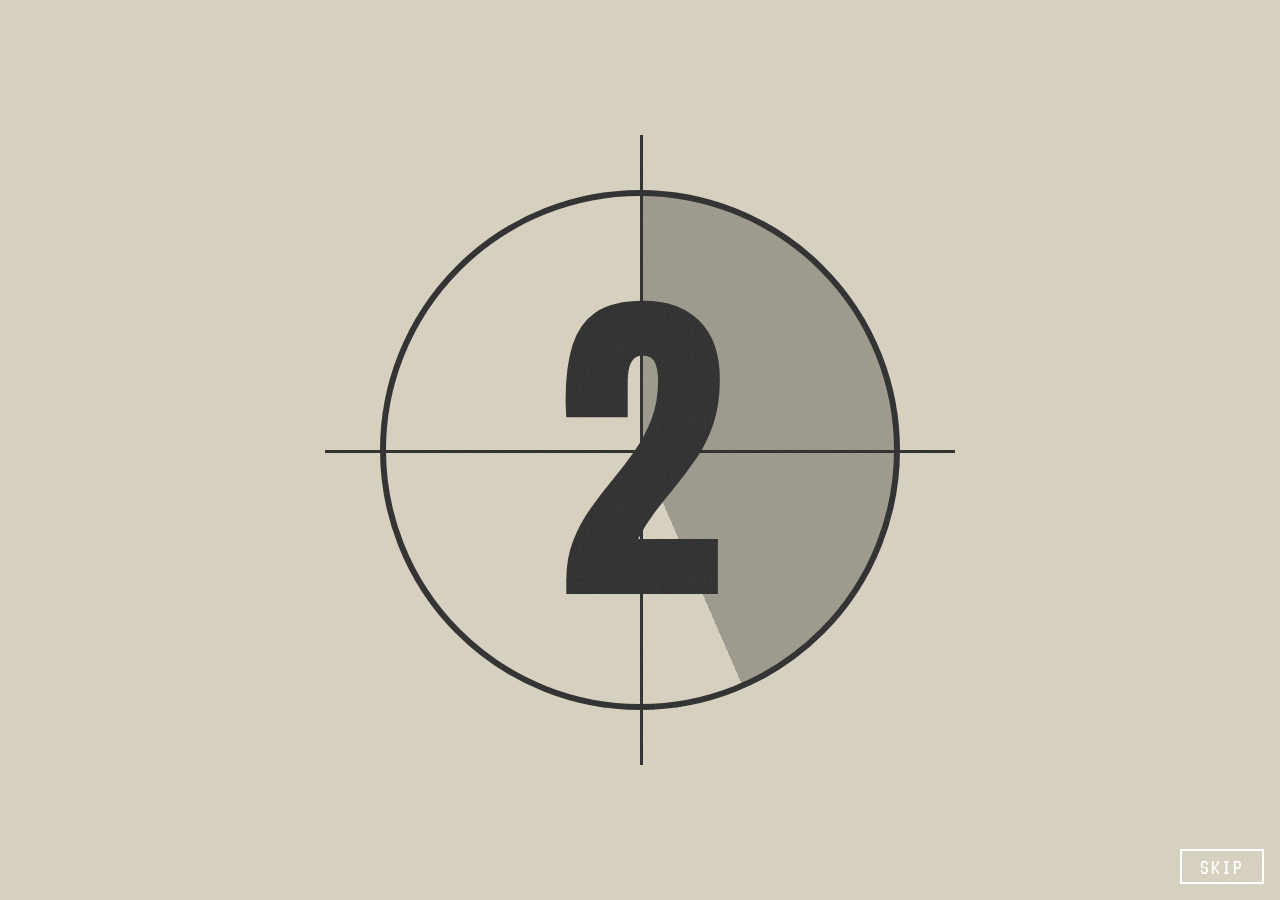
<file: index.html>
<!doctype html>
<html lang="en">
<head>
<meta charset="utf-8">
<meta name="viewport" content="width=device-width,initial-scale=1,viewport-fit=cover">
<title>The Lunchtable</title>
<link rel="preconnect" href="https://fonts.googleapis.com">
<link rel="preconnect" href="https://fonts.gstatic.com" crossorigin>
<link rel="stylesheet" href="https://fonts.googleapis.com/css2?family=Anton&family=Bungee+Inline&family=Rubik+Glitch&family=Special+Elite&family=VT323&display=swap">
<link rel="stylesheet" href="style.css">
</head>
<body>
<div id="sky" aria-hidden="true"></div>
<div id="bgFx" aria-hidden="true"></div>

<main id="page" class="hide">
  <div class="slot-l"><button class="btn" id="btnCredits" type="button">Credits (Movie)</button></div>

  <div class="pc-wrap">
    <section class="pc" aria-label="Old computer">
      <div class="monitor">
        <div class="bezel">
          <div class="screen">
            <div class="screen-in" aria-live="polite">
              <span class="big">THE LUNCHTABLE</span>
              <div class="dim">LUNCHTABLE OS 8.0</div>
              <div class="dim">6 SEATS FILLED</div>
              <div id="msg" class="dim">ENTER A CODE BELOW</div>
              <div class="typed">&gt; <span id="typed"></span><span class="cur"></span></div>
            </div>
          </div>
        </div>
        <div class="chin"><span class="badge">TABLE-8</span><span class="drive"></span><span class="led"></span></div>
      </div>
      <div class="neck"></div>
      <div class="base"></div>
      <form class="codebar" id="codeForm" autocomplete="off">
        <label class="sr" for="code">Type a code</label>
        <input id="code" type="text" placeholder="TYPE A CODE" maxlength="30" autocomplete="off" autocapitalize="off" spellcheck="false" enterkeyhint="go">
        <button class="go" type="submit">ENTER</button>
      </form>
    </section>
  </div>

  <div class="slot-r"><button class="btn" id="btnRelease" type="button">Release Date</button></div>
</main>

<div id="tint" aria-hidden="true"></div>
<div id="fx" aria-hidden="true"></div>

<div id="credits" role="dialog" aria-modal="true" aria-label="Movie credits" aria-hidden="true">
  <div class="dim-bg"></div>
  <div class="beam"></div>
  <div class="lb lb-top"></div>
  <div class="lb lb-bot"></div>
  <div class="reel" id="reel">
    <span class="sprockets l"></span><span class="sprockets r"></span>
    <div class="reel-in">
      <p class="c-kicker">The Lunchtable</p>
      <h2 class="c-head">Actors</h2>
      <p class="c-sub">(Main Cast)</p>
      <ul class="rows">
        <li><span class="who">Nick Blackledge</span><span class="lead"></span><span class="as">Nick</span></li>
        <li><span class="who">Evan King</span><span class="lead"></span><span class="as">Evan</span></li>
        <li><span class="who">Noel Urtiz</span><span class="lead"></span><span class="as">Noel</span></li>
        <li><span class="who">Broderick Flournoy</span><span class="lead"></span><span class="as">Broderick</span></li>
        <li><span class="who">Micah Martinez</span><span class="lead"></span><span class="as">Micah</span></li>
        <li><span class="who">Jace Parker</span><span class="lead"></span><span class="as">Jace</span></li>
      </ul>
      <h2 class="c-head">Crew</h2>
      <ul class="rows" style="margin-top:14px">
        <li><span class="who">Videography</span><span class="lead"></span><span class="as">Nick Blackledge</span></li>
        <li><span class="who">Editing</span><span class="lead"></span><span class="as">Nick Blackledge</span></li>
        <li><span class="who">Soundtrack</span><span class="lead"></span><span class="as">Nick &amp; Liam Taylor</span></li>
        <li><span class="who">Photography</span><span class="lead"></span><span class="as">Nick Blackledge</span></li>
        <li><span class="who">Graphic Design</span><span class="lead"></span><span class="as">Nick Blackledge</span></li>
        <li><span class="who">Website</span><span class="lead"></span><span class="as">Nick Blackledge</span></li>
      </ul>
      <p class="c-note">Any additional actors/credits will be updated and added here</p>
      <button class="btn closebtn" id="creditsClose" type="button">Close</button>
    </div>
  </div>
</div>

<div id="collapse" aria-hidden="true"><div class="blackout"></div></div>

<div id="curtains" aria-hidden="true"><div class="curtain l"></div><div class="curtain r"></div></div>

<div id="intro" role="presentation">
  <div class="flyby" id="flyby"><div class="clouds" id="introClouds"></div></div>
  <div class="leader" id="leader"><div class="ring" id="ring"></div><div class="num" id="leaderNum">3</div></div>
  <h1 class="title" id="introTitle" aria-label="The Lunchtable"></h1>
  <div class="grain"></div>
  <div class="flash" id="flash"></div>
  <button class="skip" id="skip" type="button">SKIP</button>
</div>

<script src="script.js"></script>
</body>
</html>
</file>
<file: style.css>
/* Layout: a sky poster with a beige CRT dead center, one sticker button on each side (stacked under it on phones). */
:root{
  --sky-deep:#0420a6; --sky:#1b66ff; --sky-lite:#79c0ff; --cloud:#ffffff; --cloud-shade:#c6dbff;
  --ink:#070b1c; --crt:#a6ffb8; --beige:#d9cfb6; --beige-dark:#b3a78a;
  --velvet:#8a0f24; --velvet-dark:#3d0610; --gold:#f4c24f; --pink:#ff4fa3; --yellow:#ffe34d;
  --f-display:'Anton',Impact,'Arial Narrow Bold',sans-serif;
  --f-crt:'VT323','Courier New',monospace;
  --f-type:'Bungee Inline','Arial Black',sans-serif;
  --f-glitch:'Rubik Glitch',Impact,sans-serif;
  --f-doc:'Special Elite','Courier New',monospace;
  color-scheme:dark;
}
*{box-sizing:border-box}
html,body{height:100%}
body{margin:0;background:var(--sky-deep);color:#fff;overflow:hidden;font-family:var(--f-doc);
  padding-block:0;padding-left:max(16px,env(safe-area-inset-left,0px));padding-right:max(16px,env(safe-area-inset-right,0px))}
button{font:inherit}

/* sky + clouds */
#sky{position:fixed;inset:0;z-index:0;overflow:hidden;
  background:linear-gradient(180deg,#02138a 0%,#0636d6 38%,#1f78ff 72%,#6cb8ff 100%)}
.cloud{position:absolute;left:0;will-change:transform}
.puff{position:absolute;border-radius:50%;
  background:radial-gradient(circle at 40% 30%,#fff 0%,#fff 45%,var(--cloud-shade) 100%)}
.drift{animation:drift linear infinite}
@keyframes drift{from{transform:translateX(-45vw)}to{transform:translateX(130vw)}}
#bgFx{position:fixed;inset:0;z-index:1;opacity:0;pointer-events:none;transition:opacity 9s ease-in;
  background:repeating-linear-gradient(-35deg,var(--pink) 0 46px,var(--yellow) 46px 92px);background-size:200% 200%;}
#bgFx.on{opacity:1;animation:stripes 6s linear infinite}
@keyframes stripes{from{background-position:0 0}to{background-position:130px 0}}

/* page */
#page{position:relative;z-index:2;height:100%;display:grid;grid-template-columns:1fr auto 1fr;align-items:center;
  column-gap:clamp(12px,3vw,48px);transition:opacity 1.4s ease}
#page.hide{opacity:0}
.pc-wrap{display:flex;justify-content:center}
.slot-l{justify-self:end}
.slot-r{justify-self:start}
.btn{font-family:var(--f-display);font-size:clamp(18px,2.3vw,30px);letter-spacing:.07em;text-transform:uppercase;
  color:var(--ink);background:#fff;border:4px solid var(--ink);padding:.65em 1.05em;box-shadow:6px 6px 0 var(--ink);
  cursor:pointer;transform:rotate(-2.5deg);transition:transform .15s,box-shadow .15s,background .15s;white-space:nowrap}
.slot-r .btn{transform:rotate(2.5deg)}
.btn:hover{transform:translate(-2px,-3px) rotate(-2.5deg);box-shadow:9px 10px 0 var(--ink);background:var(--yellow)}
.slot-r .btn:hover{transform:translate(-2px,-3px) rotate(2.5deg)}
.btn:active{transform:translate(4px,4px);box-shadow:2px 2px 0 var(--ink)}
.btn:focus-visible,.codebar input:focus-visible{outline:4px solid var(--yellow);outline-offset:4px}
.btn:disabled{opacity:.55;cursor:default}
@media (max-width:820px){
  #page{grid-template-columns:1fr 1fr;grid-template-areas:"pc pc" "b1 b2";align-content:center;row-gap:clamp(18px,4vh,34px)}
  .pc-wrap{grid-area:pc}.slot-l{grid-area:b1;justify-self:end}.slot-r{grid-area:b2;justify-self:start}
  .btn{font-size:clamp(15px,4.4vw,22px);padding:.6em .8em}
}

/* the computer */
.pc{--w:min(470px,80vw,56vh);width:var(--w);display:flex;flex-direction:column;align-items:center;
  filter:drop-shadow(0 20px 22px rgba(0,8,70,.6))}
.monitor{width:100%;background:linear-gradient(155deg,#eee5cd,var(--beige) 45%,var(--beige-dark));
  border-radius:8% 8% 5% 5%/7% 7% 4% 4%;padding:7% 7% 4%;
  box-shadow:inset 0 3px 0 rgba(255,255,255,.6),inset 0 -6px 0 rgba(0,0,0,.18)}
.bezel{background:#26241d;border-radius:9%/8%;padding:5%;box-shadow:inset 0 0 0 3px #0c0c0a,inset 0 6px 14px #000}
.screen{aspect-ratio:4/3;position:relative;overflow:hidden;border-radius:11%/9%;
  background:radial-gradient(ellipse at center,#12331d 0%,#04140b 78%);
  box-shadow:inset 0 0 34px #000,0 0 26px rgba(120,255,160,.28)}
.screen::after{content:"";position:absolute;inset:0;pointer-events:none;
  background:repeating-linear-gradient(0deg,rgba(0,0,0,.28) 0 2px,transparent 2px 4px);mix-blend-mode:multiply}
.screen::before{content:"";position:absolute;inset:0;pointer-events:none;z-index:2;
  background:radial-gradient(ellipse at 30% 20%,rgba(255,255,255,.14),transparent 55%)}
.screen-in{position:absolute;inset:0;padding:9% 10%;font-family:var(--f-crt);color:var(--crt);
  font-size:calc(var(--w)*.066);line-height:1.12;text-shadow:0 0 7px rgba(120,255,160,.85);animation:flick 5s infinite}
.screen-in .big{font-size:1.5em;letter-spacing:.04em;display:block;margin-bottom:.35em}
.screen-in .dim{opacity:.7}
.screen-in .typed{word-break:break-all}
.cur{display:inline-block;width:.55em;height:1em;background:var(--crt);vertical-align:-.12em;animation:blink 1s steps(1) infinite}
@keyframes blink{50%{opacity:0}}
@keyframes flick{0%,100%{opacity:1}92%{opacity:1}93%{opacity:.82}94%{opacity:1}97%{opacity:.9}}
.chin{display:flex;align-items:center;gap:4%;margin-top:5%;padding:0 3%}
.badge{font-family:var(--f-display);font-size:calc(var(--w)*.034);letter-spacing:.2em;color:#5b523b;
  border:2px solid #8f8566;padding:.15em .6em;border-radius:3px;background:linear-gradient(#cfc4a8,#bcb092)}
.led{width:calc(var(--w)*.025);height:calc(var(--w)*.025);border-radius:50%;background:#52ff7a;box-shadow:0 0 8px #52ff7a;margin-left:auto}
.drive{width:24%;height:calc(var(--w)*.022);background:#2c2a22;border-radius:3px;box-shadow:inset 0 2px 3px #000,0 1px 0 rgba(255,255,255,.5)}
.neck{width:26%;height:calc(var(--w)*.05);background:linear-gradient(90deg,#a29679,#d6ccb2 40%,#a29679)}
.base{width:62%;height:calc(var(--w)*.05);border-radius:40% 40% 8% 8%/90% 90% 10% 10%;
  background:linear-gradient(#d6ccb2,#9c9073)}
.codebar{width:min(112%,540px);margin-top:calc(var(--w)*.045);display:flex;background:#1b1912;border:4px solid var(--ink);
  border-radius:10px;box-shadow:0 7px 0 rgba(0,0,0,.4),inset 0 0 0 2px #5b5440}
.codebar:focus-within{box-shadow:0 0 0 4px var(--yellow),0 7px 0 rgba(0,0,0,.4)}
.codebar input{flex:1;min-width:0;background:transparent;border:0;outline:none;color:var(--yellow);caret-color:var(--pink);
  font-family:var(--f-type);font-size:clamp(15px,3.1vw,23px);letter-spacing:.12em;text-transform:uppercase;padding:.7em .8em}
.codebar input::placeholder{color:#8d8467;opacity:1}
.codebar .go{background:var(--yellow);color:var(--ink);border:0;border-left:4px solid var(--ink);font-family:var(--f-display);
  letter-spacing:.1em;padding:0 1em;cursor:pointer;font-size:clamp(14px,2.6vw,19px);border-radius:0 5px 5px 0}
.codebar .go:hover{background:var(--pink)}
.codebar.nope{animation:nope .4s}
@keyframes nope{20%,60%{transform:translateX(-8px)}40%,80%{transform:translateX(8px)}}
.sr{position:absolute;width:1px;height:1px;overflow:hidden;clip:rect(0 0 0 0);white-space:nowrap}

/* effect layers */
#tint{position:fixed;inset:0;z-index:30;pointer-events:none;background:rgba(20,200,70,.34);opacity:0;transition:opacity 1.2s}
#tint.on{opacity:1}
#fx{position:fixed;inset:0;z-index:40;pointer-events:none;overflow:hidden}
#fx *{pointer-events:none}
#fx .clickable{pointer-events:auto;cursor:pointer}
.fxfull{position:absolute;inset:0}
.center{position:absolute;left:50%;top:50%;transform:translate(-50%,-50%)}
.shake{animation:shk .5s}
@keyframes shk{10%{transform:translate(-14px,8px)}30%{transform:translate(12px,-10px)}50%{transform:translate(-10px,-6px)}70%{transform:translate(8px,10px)}90%{transform:translate(-4px,2px)}}

/* credits */
#credits{position:fixed;inset:0;z-index:50;display:grid;place-items:center;visibility:hidden;pointer-events:none;
  padding-block:6vh;padding-left:max(16px,env(safe-area-inset-left,0px));padding-right:max(16px,env(safe-area-inset-right,0px))}
#credits.on{visibility:visible;pointer-events:auto}
.lb{position:absolute;left:0;right:0;height:0;background:#000;transition:height .8s cubic-bezier(.7,0,.2,1);z-index:2}
.lb-top{top:0}.lb-bot{bottom:0}
#credits.on .lb{height:12vh}
.dim-bg{position:absolute;inset:0;background:radial-gradient(ellipse at center,rgba(0,8,50,.55),rgba(0,0,10,.92));opacity:0;transition:opacity .9s}
#credits.on .dim-bg{opacity:1}
.beam{position:absolute;left:50%;top:-10%;width:60vmax;height:130%;transform:translateX(-50%) scaleX(0);transform-origin:top;
  background:linear-gradient(180deg,rgba(255,255,255,.4),rgba(255,255,255,0) 80%);clip-path:polygon(46% 0,54% 0,100% 100%,0 100%);transition:transform 1s .1s}
#credits.on .beam{transform:translateX(-50%) scaleX(1)}
.reel{position:relative;z-index:1;width:min(600px,100%);max-height:74vh;overflow:auto;background:#0a0f26;color:#f4f1e6;
  border:4px solid #fff;box-shadow:0 0 0 8px var(--ink),0 0 60px rgba(120,190,255,.55);clip-path:inset(50% 0 50% 0);transition:clip-path 1.1s .45s cubic-bezier(.7,0,.2,1)}
#credits.on .reel{clip-path:inset(0 0 0 0)}
.reel-in{padding:clamp(22px,5vw,44px) clamp(26px,6vw,56px);position:relative}
.reel::before,.reel::after{content:"";position:sticky;display:block;height:0}
.sprockets{position:absolute;top:0;bottom:0;width:14px;background:repeating-linear-gradient(180deg,#f4f1e6 0 10px,transparent 10px 24px);opacity:.85}
.sprockets.l{left:6px}.sprockets.r{right:6px}
.c-kicker{font-family:var(--f-crt);font-size:22px;letter-spacing:.3em;text-transform:uppercase;color:var(--sky-lite);margin:0 0 4px;text-align:center}
.c-head{font-family:var(--f-display);font-weight:400;font-size:clamp(34px,7vw,52px);letter-spacing:.06em;text-transform:uppercase;margin:6px 0 0;text-align:center}
.c-sub{font-family:var(--f-crt);font-size:24px;text-align:center;margin:0 0 14px;color:var(--yellow)}
.rows{list-style:none;margin:0 0 20px;padding:0;display:grid;gap:9px}
.rows li{display:flex;align-items:baseline;gap:10px;font-size:clamp(15px,3.6vw,19px);opacity:0;transform:translateY(14px)}
.rows .lead{flex:1;border-bottom:2px dotted rgba(244,241,230,.4);transform:translateY(-4px);min-width:12px}
.rows .who{font-family:var(--f-display);letter-spacing:.05em;font-size:1.15em;text-transform:uppercase}
.rows .as{color:var(--sky-lite);text-align:right}
#credits.on .rows li{animation:rise .6s forwards}
@keyframes rise{to{opacity:1;transform:none}}
.c-note{font-size:14px;line-height:1.5;text-align:center;color:#b9c5ee;margin:6px 0 20px;border-top:2px solid rgba(255,255,255,.2);padding-top:16px;opacity:0}
#credits.on .c-note{animation:rise .8s forwards}
.closebtn{display:block;margin:0 auto;font-size:18px;padding:.45em 1.2em}

/* release date collapse */
#collapse{position:fixed;inset:0;z-index:55;pointer-events:none;visibility:hidden}
#collapse.on{visibility:visible;pointer-events:auto}
.blackout{position:absolute;inset:0;background:#000;opacity:0}
.never{position:absolute;left:50%;top:50%;transform:translate(-50%,-50%);width:max-content;max-width:94%;text-align:center;
  font-family:var(--f-glitch);font-size:clamp(40px,10.5vw,120px);line-height:1;color:#fff;letter-spacing:.02em}
.never .ch{display:inline-block;opacity:0;filter:blur(18px);transform:translateY(30px) scale(1.6)}
.never .sp{display:inline-block;width:.3em}

/* curtains + intro */
#curtains{position:fixed;inset:0;z-index:60;pointer-events:none;overflow:hidden}
.curtain{position:absolute;top:0;bottom:0;width:51%;transition:transform 2.8s cubic-bezier(.76,0,.24,1);
  background:repeating-linear-gradient(90deg,var(--velvet-dark) 0,var(--velvet) 5%,#b3162f 8%,var(--velvet) 11%,var(--velvet-dark) 15%)}
.curtain::after{content:"";position:absolute;inset:0;background:linear-gradient(180deg,rgba(0,0,0,.55),transparent 22%,transparent 80%,rgba(0,0,0,.5))}
.curtain.l{left:0;box-shadow:12px 0 30px rgba(0,0,0,.6)}
.curtain.r{right:0;box-shadow:-12px 0 30px rgba(0,0,0,.6)}
#curtains.open .curtain.l{transform:translateX(-102%)}
#curtains.open .curtain.r{transform:translateX(102%)}
#intro{position:fixed;inset:0;z-index:70;background:#000;display:grid;place-items:center;overflow:hidden;transition:opacity 1.2s}
#intro.out{opacity:0;pointer-events:none}
.leader{position:absolute;inset:0;display:grid;place-items:center;background:#d8d2c0;transition:opacity .15s}
.leader .ring{position:absolute;width:min(70vmin,520px);aspect-ratio:1;border-radius:50%;border:6px solid #2a2a2a;
  background:conic-gradient(from 0deg,rgba(0,0,0,.28) var(--a,0deg),transparent 0)}
.leader .ring::before,.leader .ring::after{content:"";position:absolute;background:#2a2a2a}
.leader .ring::before{left:50%;top:-12%;bottom:-12%;width:3px}
.leader .ring::after{top:50%;left:-12%;right:-12%;height:3px}
.leader .num{position:relative;font-family:var(--f-display);font-size:min(46vmin,340px);color:#2a2a2a}
.flyby{position:absolute;inset:0;background:linear-gradient(180deg,#010a6e,#0636d6 60%,#3b8dff);opacity:0;overflow:hidden}
.flyby .clouds{position:absolute;inset:-20%;transform-origin:center}
.title{position:relative;z-index:3;font-family:var(--f-display);font-size:clamp(46px,13vw,170px);line-height:.95;letter-spacing:.03em;
  text-align:center;text-transform:uppercase;color:#fff;text-shadow:0 6px 0 var(--ink),0 0 40px rgba(255,255,255,.6);opacity:0}
.title span{display:inline-block;opacity:0;transform:scale(3.2) translateY(-40px)}
.title .sp{width:.3em}
.grain{position:absolute;inset:-50%;z-index:4;pointer-events:none;opacity:.14;
  background-image:url("data:image/svg+xml;utf8,<svg xmlns='http://www.w3.org/2000/svg' width='160' height='160'><filter id='n'><feTurbulence type='fractalNoise' baseFrequency='.9' numOctaves='2'/></filter><rect width='160' height='160' filter='url(%23n)'/></svg>");
  animation:grain .5s steps(4) infinite}
@keyframes grain{0%{transform:translate(0,0)}25%{transform:translate(-4%,3%)}50%{transform:translate(3%,-4%)}75%{transform:translate(-2%,-3%)}100%{transform:translate(4%,2%)}}
.flash{position:absolute;inset:0;background:#fff;opacity:0;z-index:5}
.skip{position:absolute;right:max(16px,env(safe-area-inset-right,0px));bottom:max(16px,env(safe-area-inset-bottom,0px));z-index:6;
  background:transparent;border:2px solid #fff;color:#fff;font-family:var(--f-crt);font-size:22px;letter-spacing:.1em;padding:.2em .8em;cursor:pointer}
.skip:hover{background:#fff;color:#000}
@media (prefers-reduced-motion:reduce){
  .drift{animation:none}.grain,.screen-in{animation:none}
}
</file>
